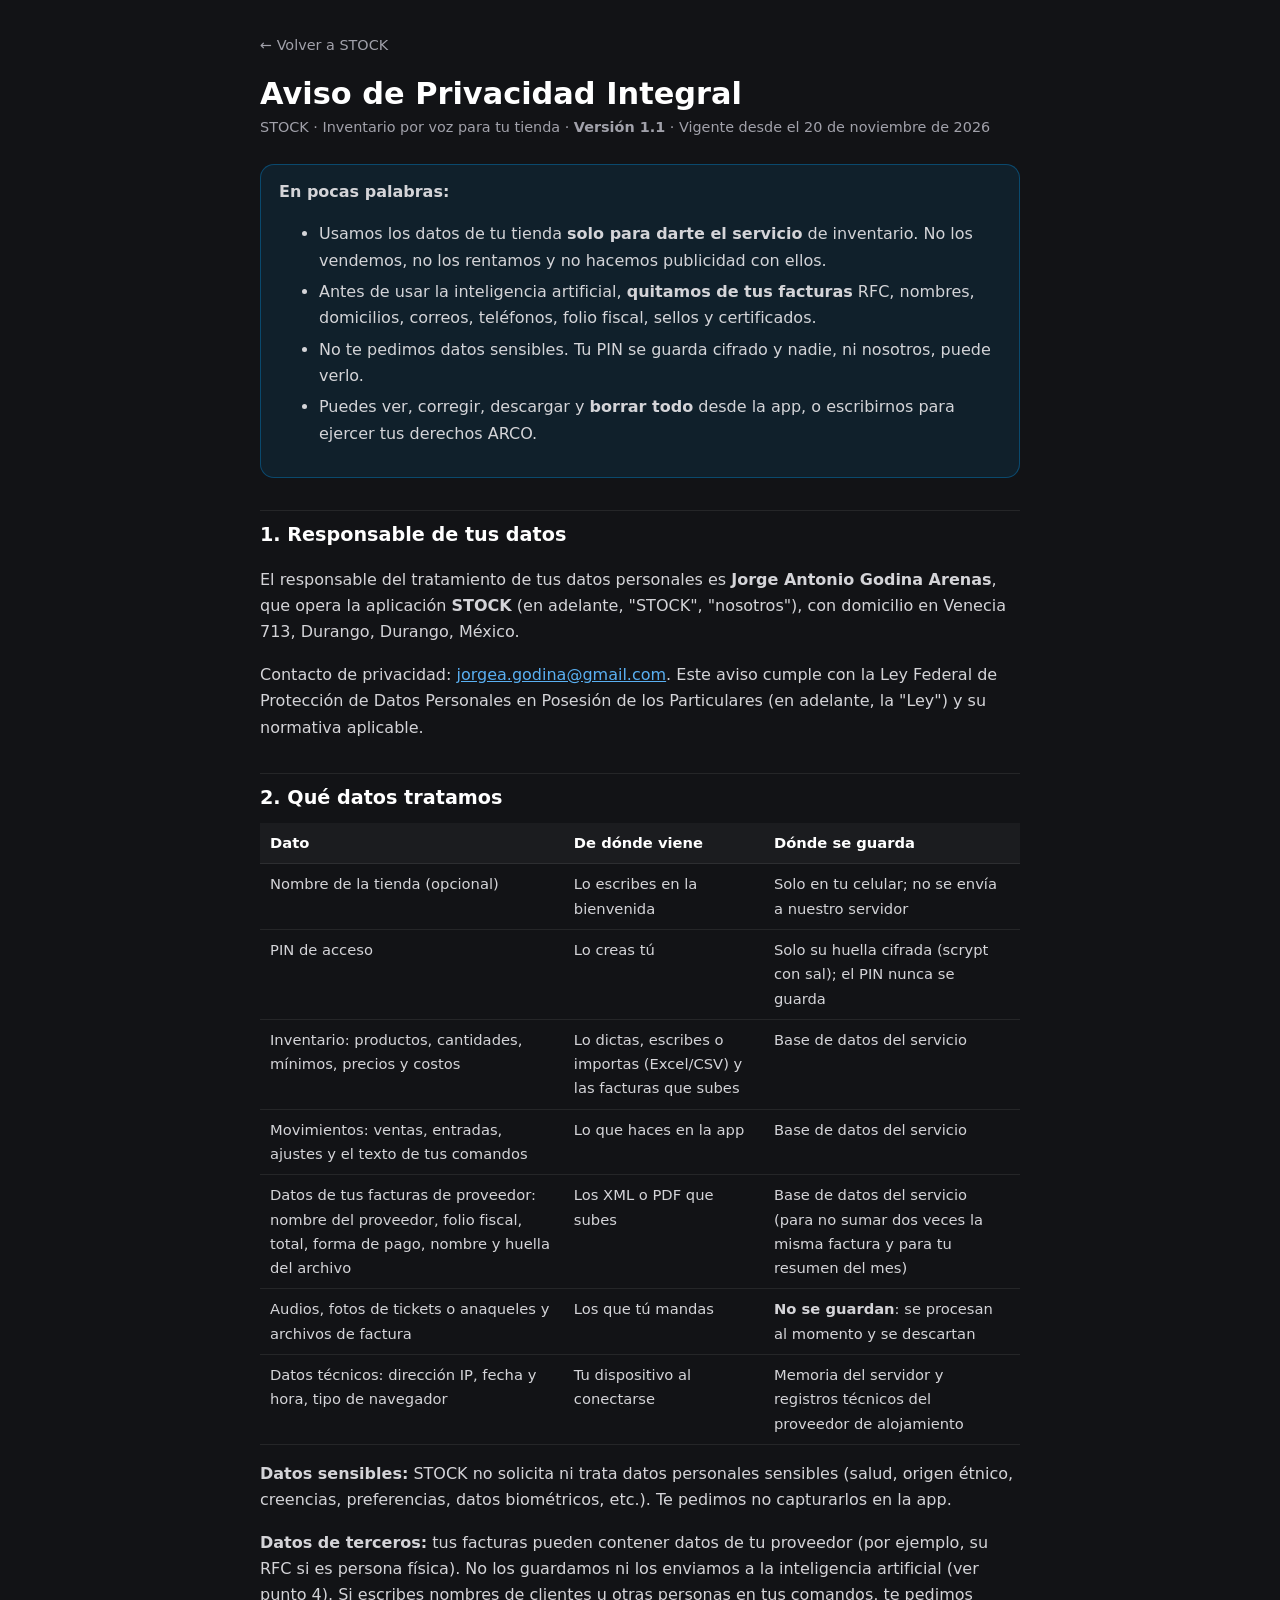
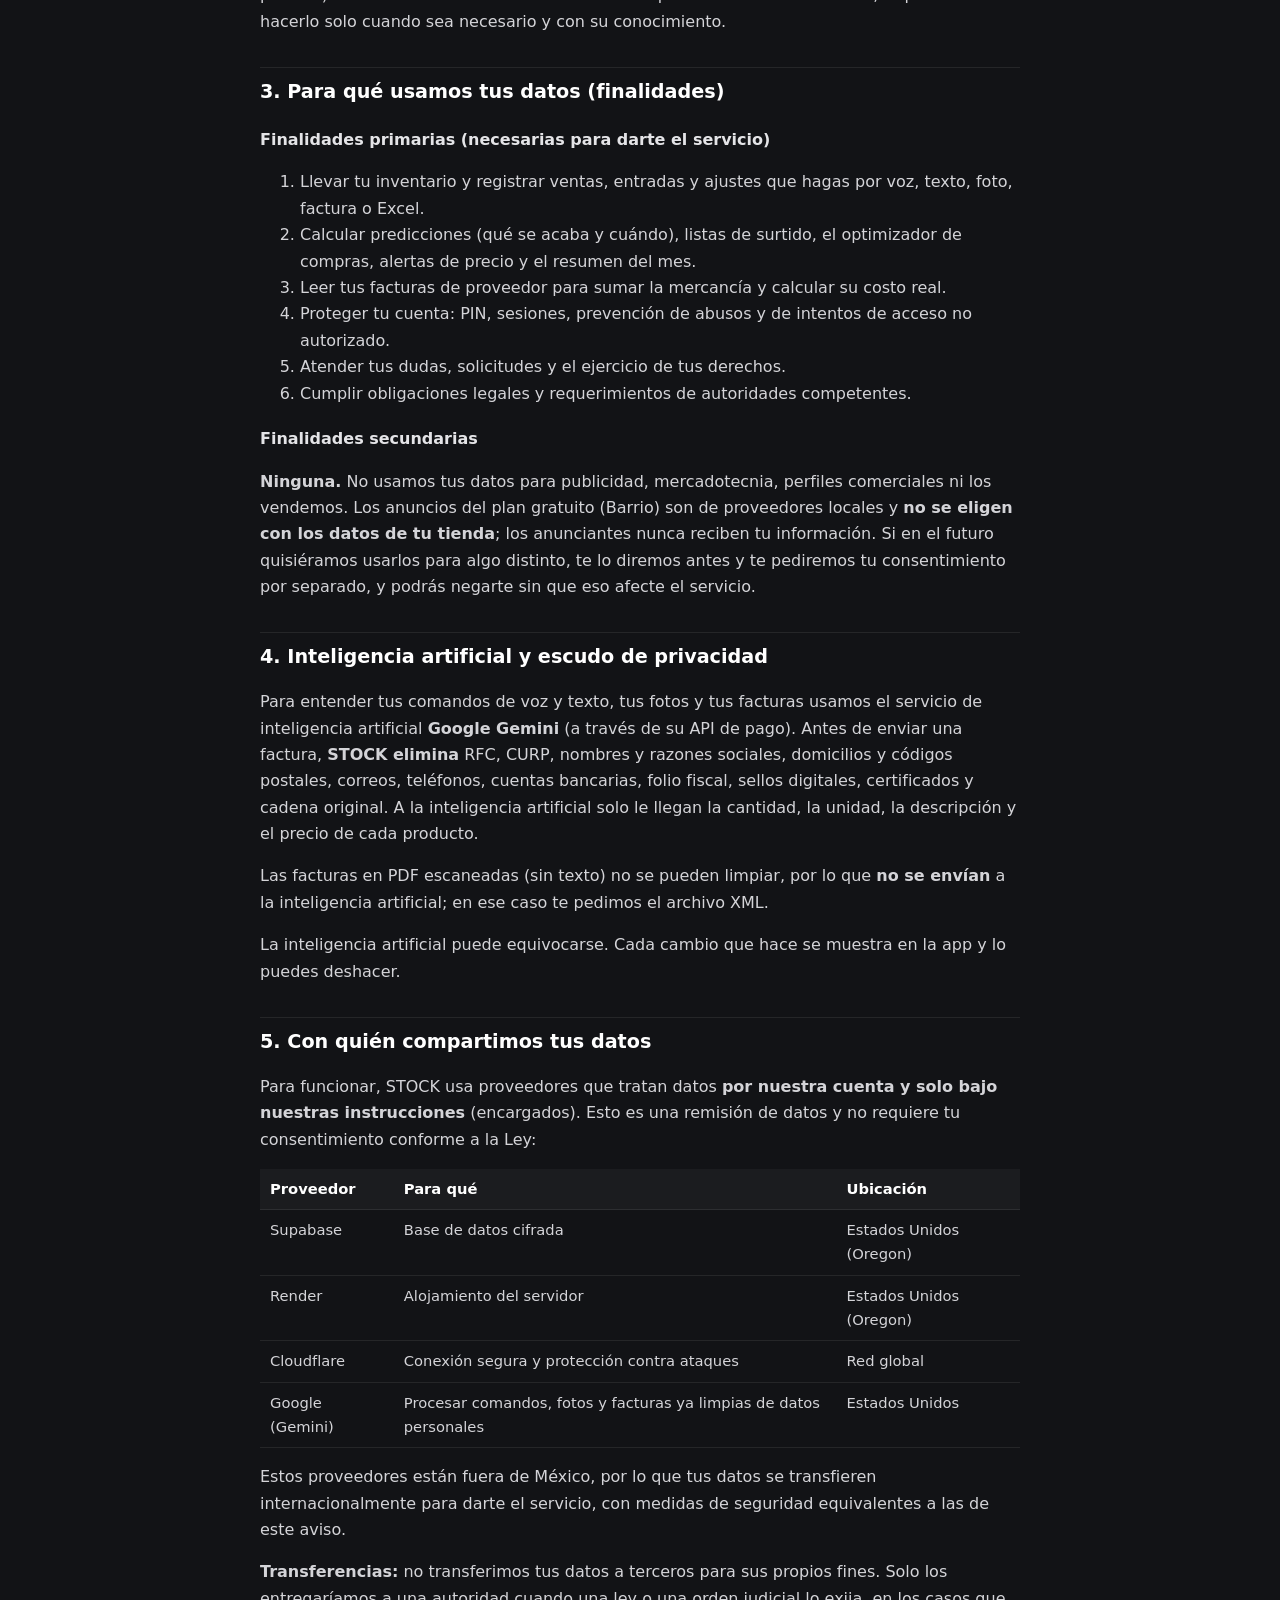
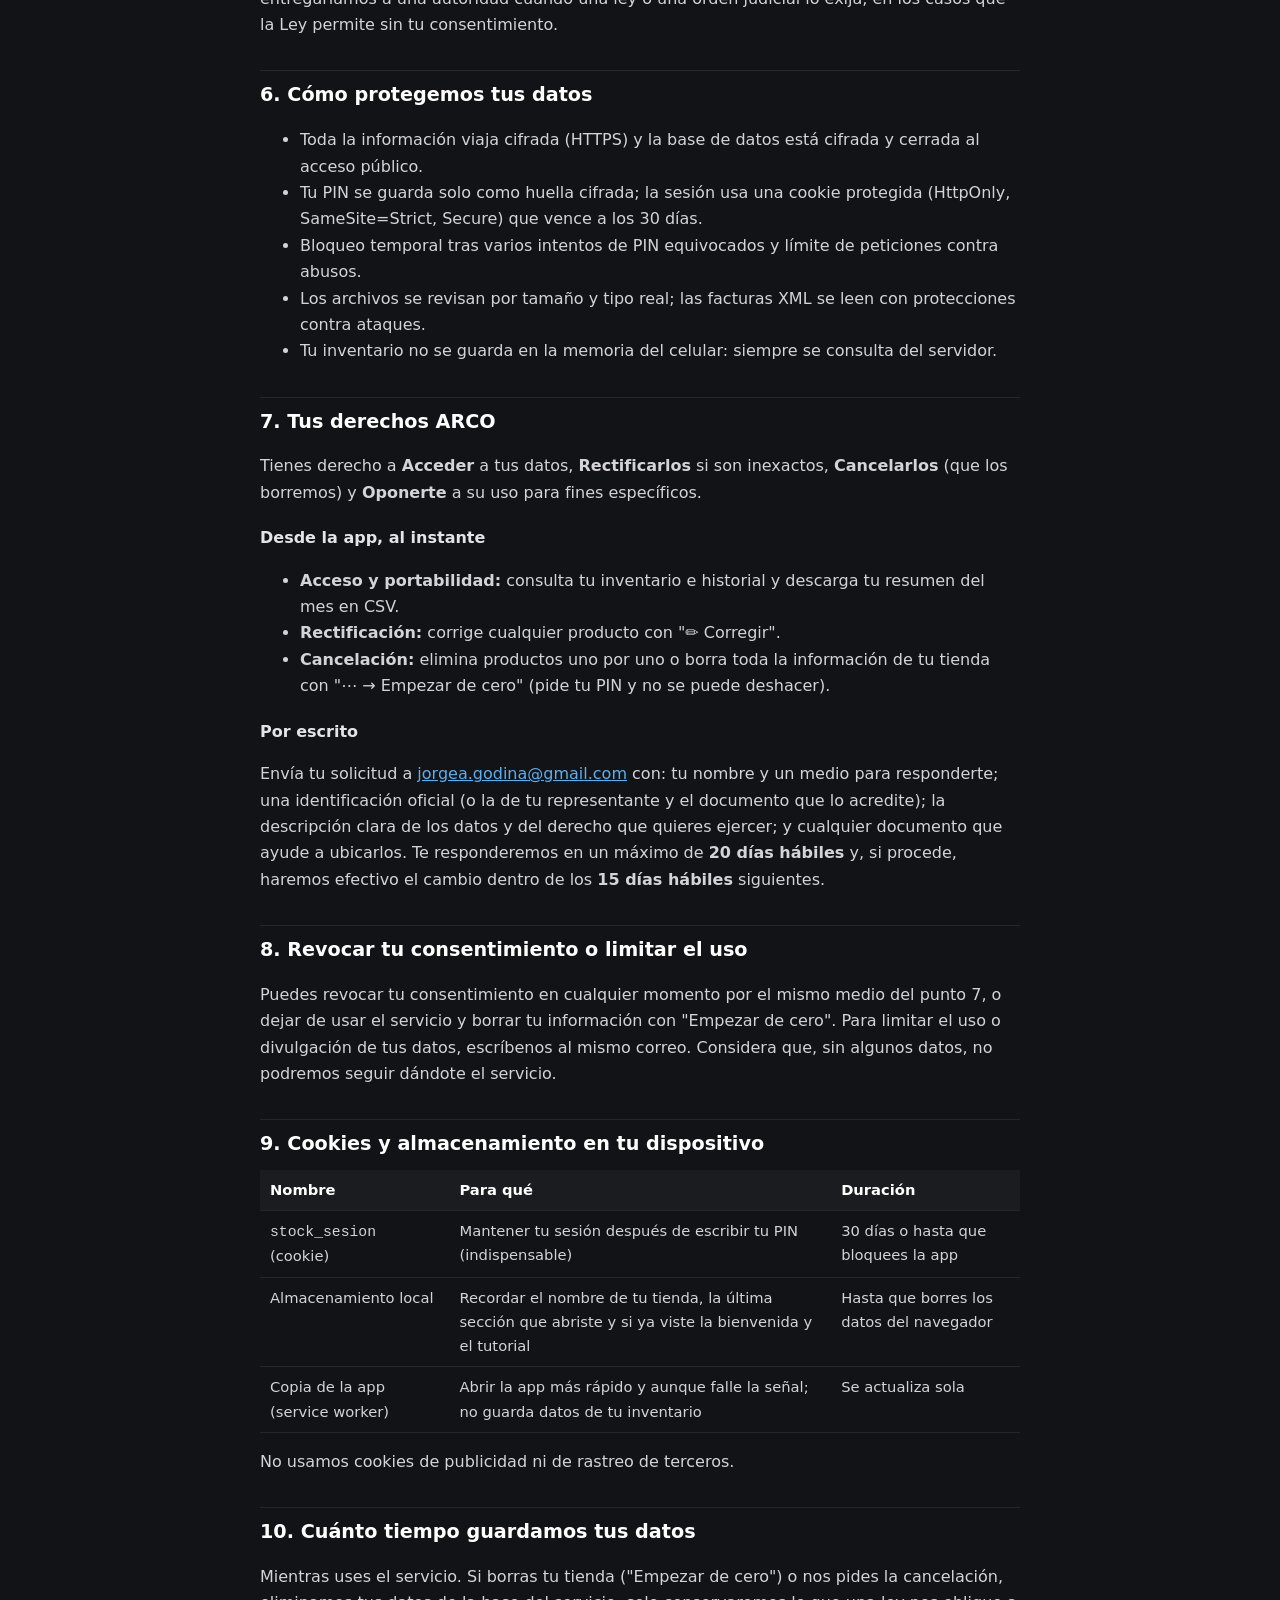
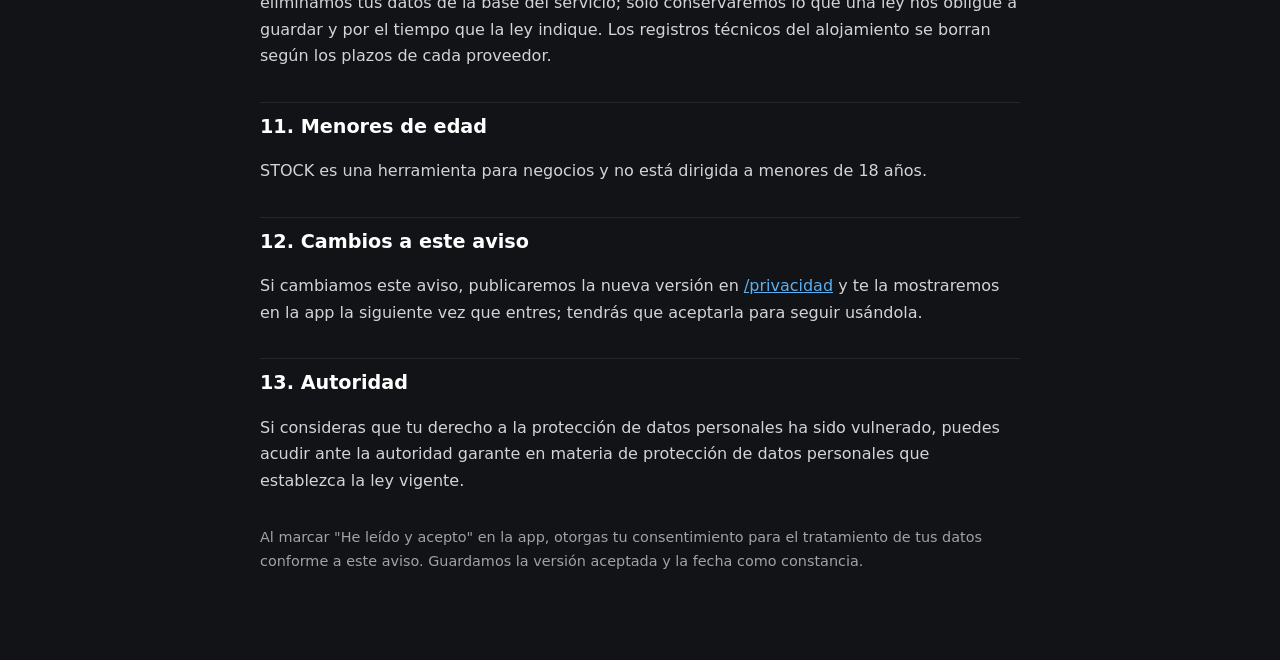
<file: app/privacidad.html>
<!doctype html>
<html lang="es-MX">
<head>
  <meta charset="utf-8">
  <meta name="viewport" content="width=device-width, initial-scale=1.0, viewport-fit=cover">
  <title>Aviso de Privacidad · STOCK</title>
  <meta name="theme-color" content="#121316">
  <style>
    :root { color-scheme: dark; }
    body { margin: 0; background: #121316; color: #d4d4d8; font: 16px/1.65 system-ui, -apple-system, "Segoe UI", Roboto, sans-serif; }
    main { max-width: 760px; margin: 0 auto; padding: 32px 20px 64px; }
    h1 { color: #fff; font-size: 1.9rem; line-height: 1.2; margin: 0 0 4px; }
    h2 { color: #fff; font-size: 1.2rem; margin: 2rem 0 .5rem; padding-top: .5rem; border-top: 1px solid rgba(255,255,255,.08); }
    h3 { color: #e4e4e7; font-size: 1rem; margin: 1.2rem 0 .3rem; }
    a { color: #5ab0f2; }
    .meta { color: #a1a1aa; font-size: .9rem; margin: 0 0 1.5rem; }
    .resumen { background: rgba(0,149,232,.10); border: 1px solid rgba(0,149,232,.35); border-radius: 14px; padding: 14px 18px; }
    .resumen li { margin: .3rem 0; }
    table { width: 100%; border-collapse: collapse; font-size: .92rem; margin: .6rem 0; }
    th, td { text-align: left; vertical-align: top; padding: 8px 10px; border-bottom: 1px solid rgba(255,255,255,.08); }
    th { color: #fff; background: rgba(255,255,255,.04); }
    .pendiente { background: #fde68a; color: #1c1917; padding: 0 4px; border-radius: 4px; font-weight: 600; }
    .volver { display: inline-block; margin-bottom: 18px; color: #a1a1aa; text-decoration: none; font-size: .9rem; }
    @media print { body { background: #fff; color: #111; } h1, h2, h3, th { color: #111; } .volver { display: none; } }
  </style>
</head>
<body>
<main id="documento">
  <a class="volver" href="/app">← Volver a STOCK</a>
  <h1>Aviso de Privacidad Integral</h1>
  <p class="meta">STOCK · Inventario por voz para tu tienda · <strong>Versión 1.1</strong> · Vigente desde el 20 de noviembre de 2026</p>

  <div class="resumen">
    <strong>En pocas palabras:</strong>
    <ul>
      <li>Usamos los datos de tu tienda <strong>solo para darte el servicio</strong> de inventario. No los vendemos, no los rentamos y no hacemos publicidad con ellos.</li>
      <li>Antes de usar la inteligencia artificial, <strong>quitamos de tus facturas</strong> RFC, nombres, domicilios, correos, teléfonos, folio fiscal, sellos y certificados.</li>
      <li>No te pedimos datos sensibles. Tu PIN se guarda cifrado y nadie, ni nosotros, puede verlo.</li>
      <li>Puedes ver, corregir, descargar y <strong>borrar todo</strong> desde la app, o escribirnos para ejercer tus derechos ARCO.</li>
    </ul>
  </div>

  <h2>1. Responsable de tus datos</h2>
  <p>El responsable del tratamiento de tus datos personales es <strong>Jorge Antonio Godina Arenas</strong>,
  que opera la aplicación <strong>STOCK</strong> (en adelante, "STOCK", "nosotros"), con domicilio en
  Venecia 713, Durango, Durango, México.</p>
  <p>Contacto de privacidad: <a href="mailto:jorgea.godina@gmail.com">jorgea.godina@gmail.com</a>. Este aviso cumple con la Ley Federal de
  Protección de Datos Personales en Posesión de los Particulares (en adelante, la "Ley") y su normativa aplicable.</p>

  <h2>2. Qué datos tratamos</h2>
  <table>
    <tr><th>Dato</th><th>De dónde viene</th><th>Dónde se guarda</th></tr>
    <tr><td>Nombre de la tienda (opcional)</td><td>Lo escribes en la bienvenida</td><td>Solo en tu celular; no se envía a nuestro servidor</td></tr>
    <tr><td>PIN de acceso</td><td>Lo creas tú</td><td>Solo su huella cifrada (scrypt con sal); el PIN nunca se guarda</td></tr>
    <tr><td>Inventario: productos, cantidades, mínimos, precios y costos</td><td>Lo dictas, escribes o importas (Excel/CSV) y las facturas que subes</td><td>Base de datos del servicio</td></tr>
    <tr><td>Movimientos: ventas, entradas, ajustes y el texto de tus comandos</td><td>Lo que haces en la app</td><td>Base de datos del servicio</td></tr>
    <tr><td>Datos de tus facturas de proveedor: nombre del proveedor, folio fiscal, total, forma de pago, nombre y huella del archivo</td><td>Los XML o PDF que subes</td><td>Base de datos del servicio (para no sumar dos veces la misma factura y para tu resumen del mes)</td></tr>
    <tr><td>Audios, fotos de tickets o anaqueles y archivos de factura</td><td>Los que tú mandas</td><td><strong>No se guardan</strong>: se procesan al momento y se descartan</td></tr>
    <tr><td>Datos técnicos: dirección IP, fecha y hora, tipo de navegador</td><td>Tu dispositivo al conectarse</td><td>Memoria del servidor y registros técnicos del proveedor de alojamiento</td></tr>
  </table>
  <p><strong>Datos sensibles:</strong> STOCK no solicita ni trata datos personales sensibles (salud, origen étnico,
  creencias, preferencias, datos biométricos, etc.). Te pedimos no capturarlos en la app.</p>
  <p><strong>Datos de terceros:</strong> tus facturas pueden contener datos de tu proveedor (por ejemplo, su RFC si es
  persona física). No los guardamos ni los enviamos a la inteligencia artificial (ver punto 4). Si escribes nombres de
  clientes u otras personas en tus comandos, te pedimos hacerlo solo cuando sea necesario y con su conocimiento.</p>

  <h2>3. Para qué usamos tus datos (finalidades)</h2>
  <h3>Finalidades primarias (necesarias para darte el servicio)</h3>
  <ol>
    <li>Llevar tu inventario y registrar ventas, entradas y ajustes que hagas por voz, texto, foto, factura o Excel.</li>
    <li>Calcular predicciones (qué se acaba y cuándo), listas de surtido, el optimizador de compras, alertas de precio y el resumen del mes.</li>
    <li>Leer tus facturas de proveedor para sumar la mercancía y calcular su costo real.</li>
    <li>Proteger tu cuenta: PIN, sesiones, prevención de abusos y de intentos de acceso no autorizado.</li>
    <li>Atender tus dudas, solicitudes y el ejercicio de tus derechos.</li>
    <li>Cumplir obligaciones legales y requerimientos de autoridades competentes.</li>
  </ol>
  <h3>Finalidades secundarias</h3>
  <p><strong>Ninguna.</strong> No usamos tus datos para publicidad, mercadotecnia, perfiles comerciales ni los vendemos.
  Los anuncios del plan gratuito (Barrio) son de proveedores locales y <strong>no se eligen con los datos de tu
  tienda</strong>; los anunciantes nunca reciben tu información.
  Si en el futuro quisiéramos usarlos para algo distinto, te lo diremos antes y te pediremos tu consentimiento por
  separado, y podrás negarte sin que eso afecte el servicio.</p>

  <h2>4. Inteligencia artificial y escudo de privacidad</h2>
  <p>Para entender tus comandos de voz y texto, tus fotos y tus facturas usamos el servicio de inteligencia artificial
  <strong>Google Gemini</strong> (a través de su API de pago). Antes de enviar una factura, <strong>STOCK elimina</strong>
  RFC, CURP, nombres y razones sociales, domicilios y códigos postales, correos, teléfonos, cuentas bancarias, folio
  fiscal, sellos digitales, certificados y cadena original. A la inteligencia artificial solo le llegan la cantidad,
  la unidad, la descripción y el precio de cada producto.</p>
  <p>Las facturas en PDF escaneadas (sin texto) no se pueden limpiar, por lo que <strong>no se envían</strong> a la
  inteligencia artificial; en ese caso te pedimos el archivo XML.</p>
  <p>La inteligencia artificial puede equivocarse. Cada cambio que hace se muestra en la app y lo puedes deshacer.</p>

  <h2>5. Con quién compartimos tus datos</h2>
  <p>Para funcionar, STOCK usa proveedores que tratan datos <strong>por nuestra cuenta y solo bajo nuestras
  instrucciones</strong> (encargados). Esto es una remisión de datos y no requiere tu consentimiento conforme a la Ley:</p>
  <table>
    <tr><th>Proveedor</th><th>Para qué</th><th>Ubicación</th></tr>
    <tr><td>Supabase</td><td>Base de datos cifrada</td><td>Estados Unidos (Oregon)</td></tr>
    <tr><td>Render</td><td>Alojamiento del servidor</td><td>Estados Unidos (Oregon)</td></tr>
    <tr><td>Cloudflare</td><td>Conexión segura y protección contra ataques</td><td>Red global</td></tr>
    <tr><td>Google (Gemini)</td><td>Procesar comandos, fotos y facturas ya limpias de datos personales</td><td>Estados Unidos</td></tr>
  </table>
  <p>Estos proveedores están fuera de México, por lo que tus datos se transfieren internacionalmente para darte el
  servicio, con medidas de seguridad equivalentes a las de este aviso.</p>
  <p><strong>Transferencias:</strong> no transferimos tus datos a terceros para sus propios fines. Solo los
  entregaríamos a una autoridad cuando una ley o una orden judicial lo exija, en los casos que la Ley permite sin tu
  consentimiento.</p>

  <h2>6. Cómo protegemos tus datos</h2>
  <ul>
    <li>Toda la información viaja cifrada (HTTPS) y la base de datos está cifrada y cerrada al acceso público.</li>
    <li>Tu PIN se guarda solo como huella cifrada; la sesión usa una cookie protegida (HttpOnly, SameSite=Strict, Secure) que vence a los 30 días.</li>
    <li>Bloqueo temporal tras varios intentos de PIN equivocados y límite de peticiones contra abusos.</li>
    <li>Los archivos se revisan por tamaño y tipo real; las facturas XML se leen con protecciones contra ataques.</li>
    <li>Tu inventario no se guarda en la memoria del celular: siempre se consulta del servidor.</li>
  </ul>

  <h2>7. Tus derechos ARCO</h2>
  <p>Tienes derecho a <strong>Acceder</strong> a tus datos, <strong>Rectificarlos</strong> si son inexactos,
  <strong>Cancelarlos</strong> (que los borremos) y <strong>Oponerte</strong> a su uso para fines específicos.</p>
  <h3>Desde la app, al instante</h3>
  <ul>
    <li><strong>Acceso y portabilidad:</strong> consulta tu inventario e historial y descarga tu resumen del mes en CSV.</li>
    <li><strong>Rectificación:</strong> corrige cualquier producto con "✏️ Corregir".</li>
    <li><strong>Cancelación:</strong> elimina productos uno por uno o borra toda la información de tu tienda con "⋯ → Empezar de cero" (pide tu PIN y no se puede deshacer).</li>
  </ul>
  <h3>Por escrito</h3>
  <p>Envía tu solicitud a <a href="mailto:jorgea.godina@gmail.com">jorgea.godina@gmail.com</a> con: tu nombre y un medio para
  responderte; una identificación oficial (o la de tu representante y el documento que lo acredite); la descripción
  clara de los datos y del derecho que quieres ejercer; y cualquier documento que ayude a ubicarlos. Te responderemos en
  un máximo de <strong>20 días hábiles</strong> y, si procede, haremos efectivo el cambio dentro de los
  <strong>15 días hábiles</strong> siguientes.</p>

  <h2>8. Revocar tu consentimiento o limitar el uso</h2>
  <p>Puedes revocar tu consentimiento en cualquier momento por el mismo medio del punto 7, o dejar de usar el servicio
  y borrar tu información con "Empezar de cero". Para limitar el uso o divulgación de tus datos, escríbenos al mismo
  correo. Considera que, sin algunos datos, no podremos seguir dándote el servicio.</p>

  <h2>9. Cookies y almacenamiento en tu dispositivo</h2>
  <table>
    <tr><th>Nombre</th><th>Para qué</th><th>Duración</th></tr>
    <tr><td><code>stock_sesion</code> (cookie)</td><td>Mantener tu sesión después de escribir tu PIN (indispensable)</td><td>30 días o hasta que bloquees la app</td></tr>
    <tr><td>Almacenamiento local</td><td>Recordar el nombre de tu tienda, la última sección que abriste y si ya viste la bienvenida y el tutorial</td><td>Hasta que borres los datos del navegador</td></tr>
    <tr><td>Copia de la app (service worker)</td><td>Abrir la app más rápido y aunque falle la señal; no guarda datos de tu inventario</td><td>Se actualiza sola</td></tr>
  </table>
  <p>No usamos cookies de publicidad ni de rastreo de terceros.</p>

  <h2>10. Cuánto tiempo guardamos tus datos</h2>
  <p>Mientras uses el servicio. Si borras tu tienda ("Empezar de cero") o nos pides la cancelación, eliminamos tus datos
  de la base del servicio; solo conservaremos lo que una ley nos obligue a guardar y por el tiempo que la ley indique.
  Los registros técnicos del alojamiento se borran según los plazos de cada proveedor.</p>

  <h2>11. Menores de edad</h2>
  <p>STOCK es una herramienta para negocios y no está dirigida a menores de 18 años.</p>

  <h2>12. Cambios a este aviso</h2>
  <p>Si cambiamos este aviso, publicaremos la nueva versión en <a href="/privacidad">/privacidad</a> y te la mostraremos
  en la app la siguiente vez que entres; tendrás que aceptarla para seguir usándola.</p>

  <h2>13. Autoridad</h2>
  <p>Si consideras que tu derecho a la protección de datos personales ha sido vulnerado, puedes acudir ante la autoridad
  garante en materia de protección de datos personales que establezca la ley vigente.</p>

  <p class="meta" style="margin-top:2rem">Al marcar "He leído y acepto" en la app, otorgas tu consentimiento para el
  tratamiento de tus datos conforme a este aviso. Guardamos la versión aceptada y la fecha como constancia.</p>
</main>
</body>
</html>
</file>
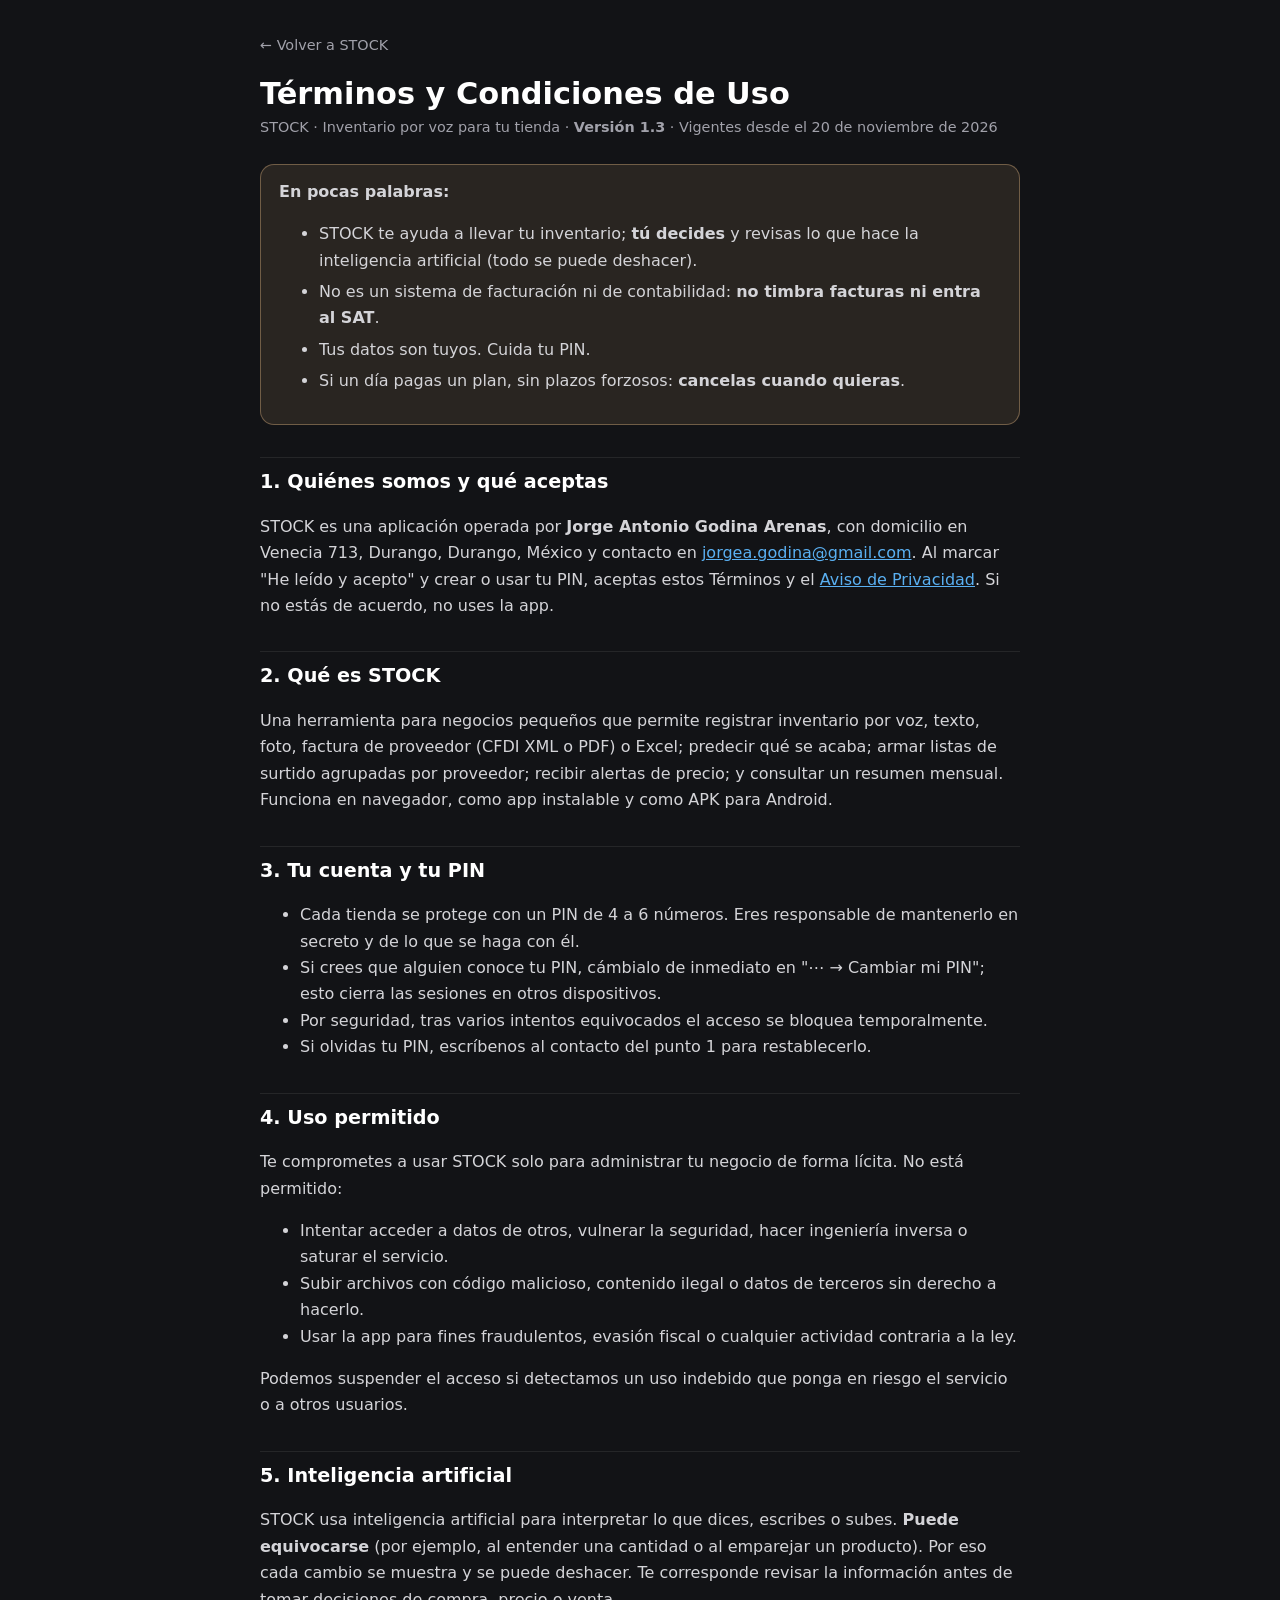
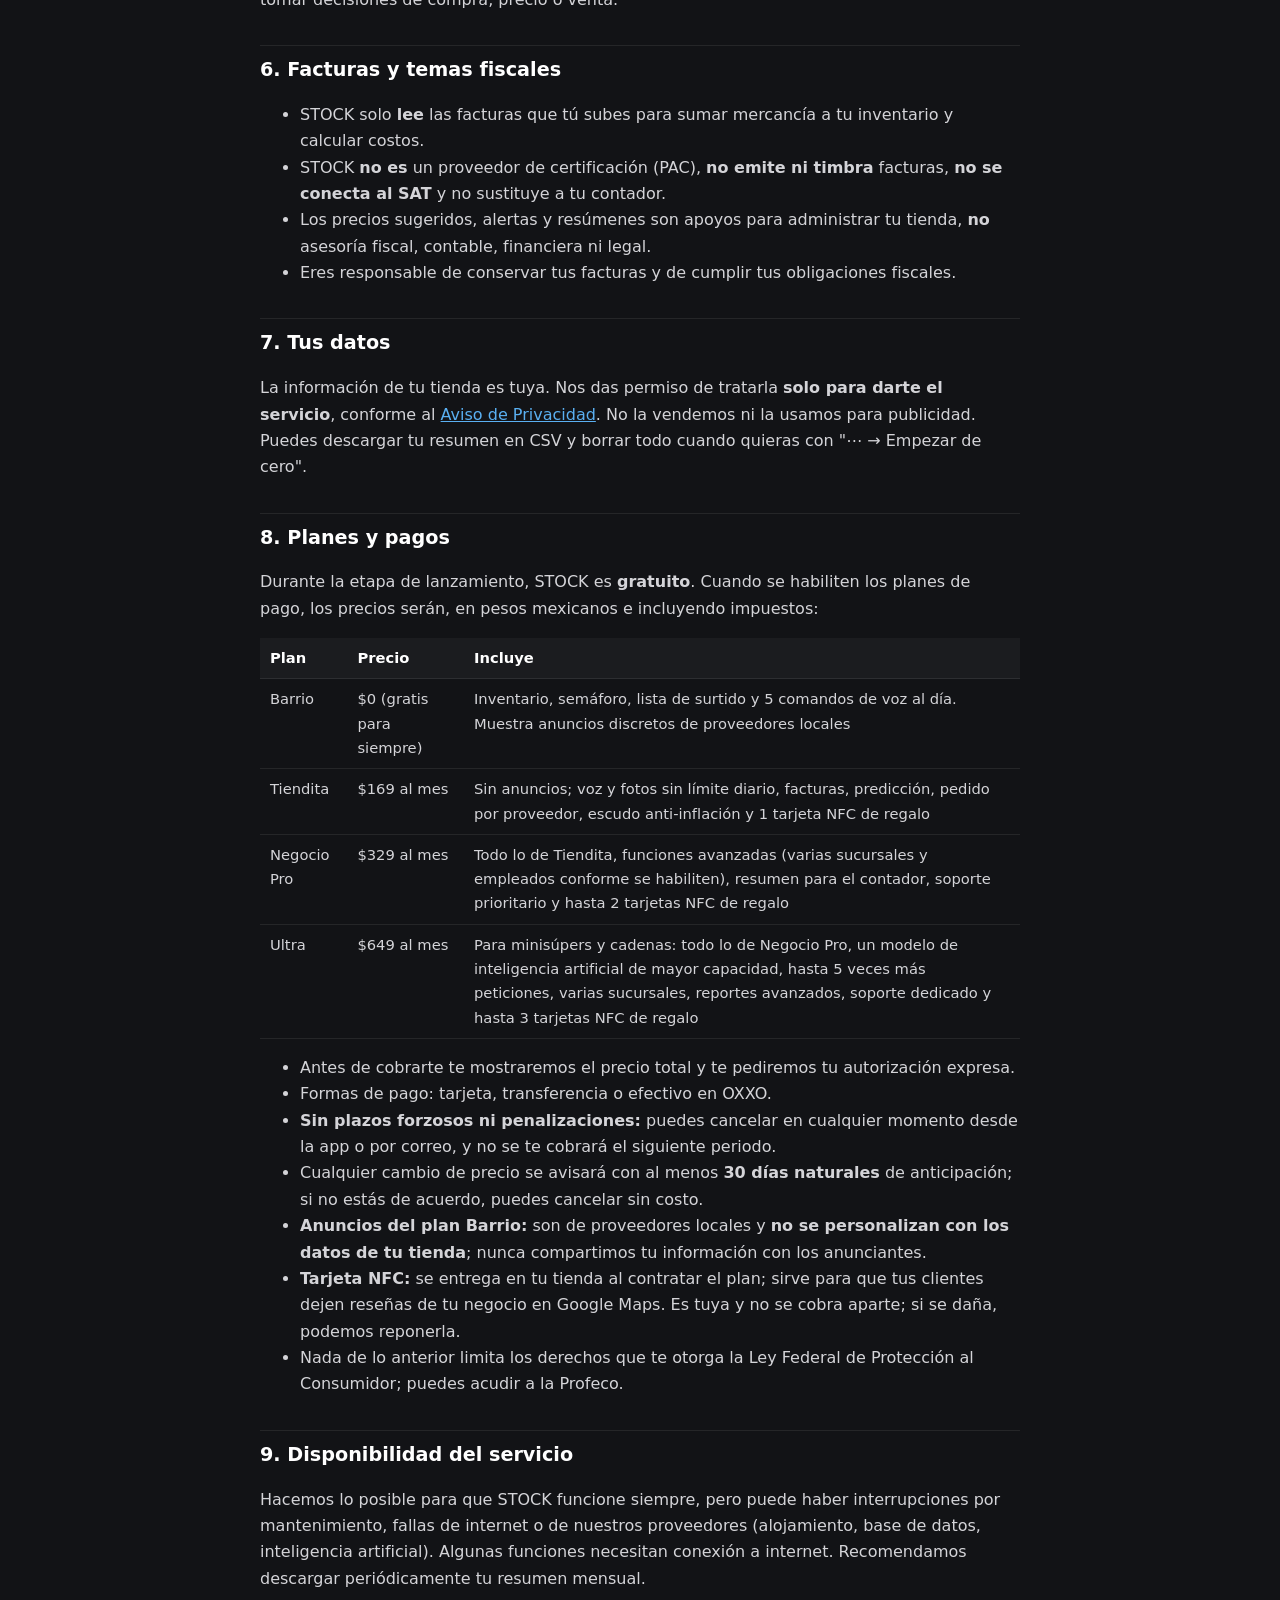
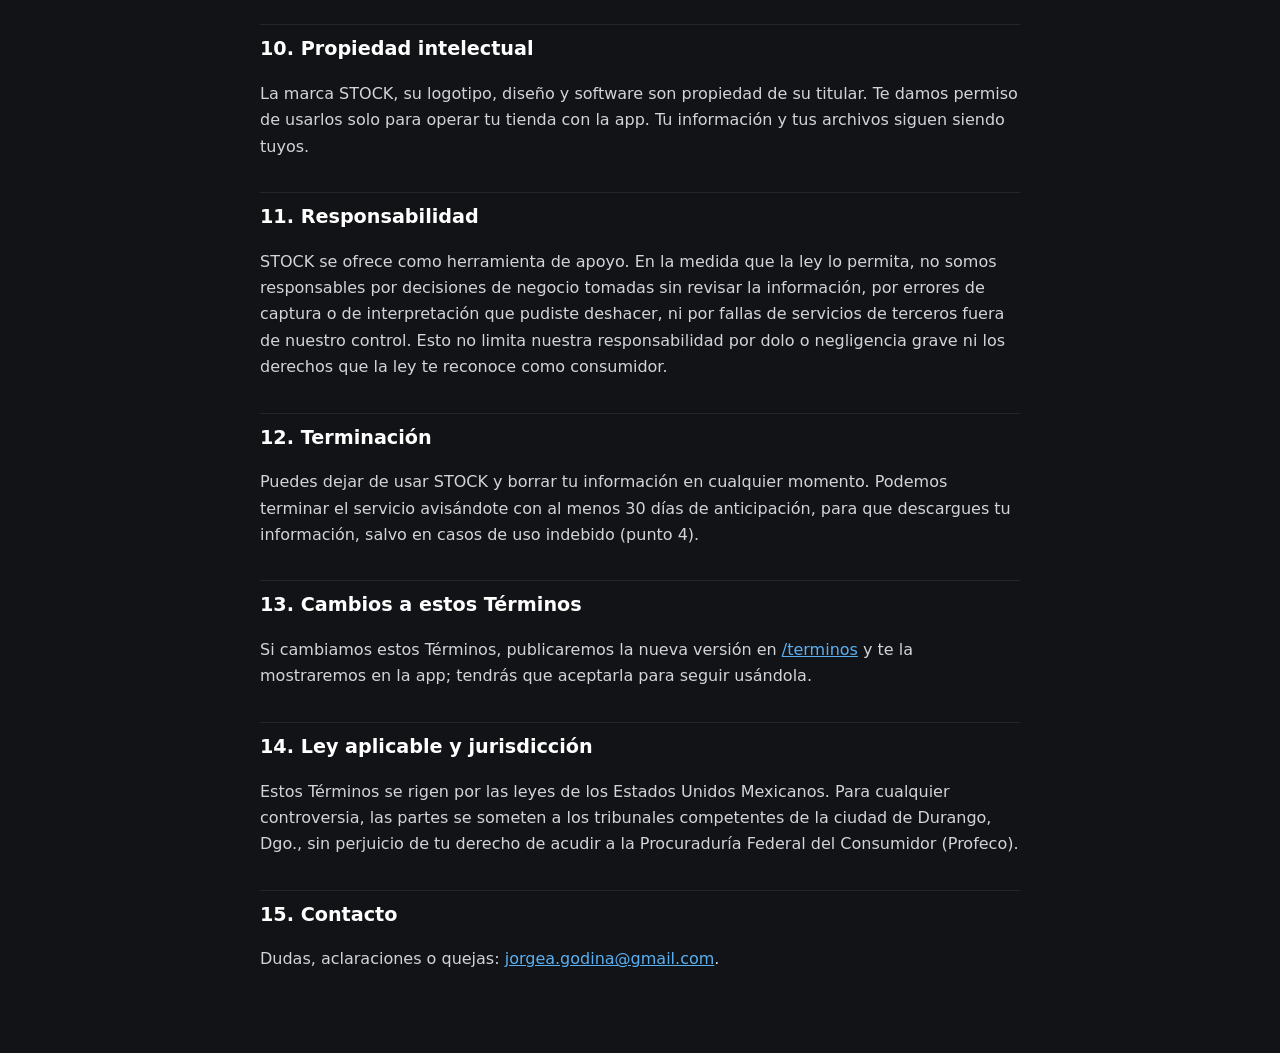
<file: app/terminos.html>
<!doctype html>
<html lang="es-MX">
<head>
  <meta charset="utf-8">
  <meta name="viewport" content="width=device-width, initial-scale=1.0, viewport-fit=cover">
  <title>Términos y Condiciones · STOCK</title>
  <meta name="theme-color" content="#121316">
  <style>
    :root { color-scheme: dark; }
    body { margin: 0; background: #121316; color: #d4d4d8; font: 16px/1.65 system-ui, -apple-system, "Segoe UI", Roboto, sans-serif; }
    main { max-width: 760px; margin: 0 auto; padding: 32px 20px 64px; }
    h1 { color: #fff; font-size: 1.9rem; line-height: 1.2; margin: 0 0 4px; }
    h2 { color: #fff; font-size: 1.2rem; margin: 2rem 0 .5rem; padding-top: .5rem; border-top: 1px solid rgba(255,255,255,.08); }
    a { color: #5ab0f2; }
    .meta { color: #a1a1aa; font-size: .9rem; margin: 0 0 1.5rem; }
    .resumen { background: rgba(246,197,142,.10); border: 1px solid rgba(246,197,142,.35); border-radius: 14px; padding: 14px 18px; }
    .resumen li { margin: .3rem 0; }
    table { width: 100%; border-collapse: collapse; font-size: .92rem; margin: .6rem 0; }
    th, td { text-align: left; vertical-align: top; padding: 8px 10px; border-bottom: 1px solid rgba(255,255,255,.08); }
    th { color: #fff; background: rgba(255,255,255,.04); }
    .pendiente { background: #fde68a; color: #1c1917; padding: 0 4px; border-radius: 4px; font-weight: 600; }
    .volver { display: inline-block; margin-bottom: 18px; color: #a1a1aa; text-decoration: none; font-size: .9rem; }
    @media print { body { background: #fff; color: #111; } h1, h2, th { color: #111; } .volver { display: none; } }
  </style>
</head>
<body>
<main id="documento">
  <a class="volver" href="/app">← Volver a STOCK</a>
  <h1>Términos y Condiciones de Uso</h1>
  <p class="meta">STOCK · Inventario por voz para tu tienda · <strong>Versión 1.3</strong> · Vigentes desde el 20 de noviembre de 2026</p>

  <div class="resumen">
    <strong>En pocas palabras:</strong>
    <ul>
      <li>STOCK te ayuda a llevar tu inventario; <strong>tú decides</strong> y revisas lo que hace la inteligencia artificial (todo se puede deshacer).</li>
      <li>No es un sistema de facturación ni de contabilidad: <strong>no timbra facturas ni entra al SAT</strong>.</li>
      <li>Tus datos son tuyos. Cuida tu PIN.</li>
      <li>Si un día pagas un plan, sin plazos forzosos: <strong>cancelas cuando quieras</strong>.</li>
    </ul>
  </div>

  <h2>1. Quiénes somos y qué aceptas</h2>
  <p>STOCK es una aplicación operada por <strong>Jorge Antonio Godina Arenas</strong>,
  con domicilio en Venecia 713, Durango, Durango, México y contacto en
  <a href="mailto:jorgea.godina@gmail.com">jorgea.godina@gmail.com</a>. Al marcar "He leído y acepto" y crear o usar tu PIN, aceptas estos
  Términos y el <a href="/privacidad">Aviso de Privacidad</a>. Si no estás de acuerdo, no uses la app.</p>

  <h2>2. Qué es STOCK</h2>
  <p>Una herramienta para negocios pequeños que permite registrar inventario por voz, texto, foto, factura de proveedor
  (CFDI XML o PDF) o Excel; predecir qué se acaba; armar listas de surtido agrupadas por proveedor; recibir alertas de
  precio; y consultar un resumen mensual. Funciona en navegador, como app instalable y como APK para Android.</p>

  <h2>3. Tu cuenta y tu PIN</h2>
  <ul>
    <li>Cada tienda se protege con un PIN de 4 a 6 números. Eres responsable de mantenerlo en secreto y de lo que se haga con él.</li>
    <li>Si crees que alguien conoce tu PIN, cámbialo de inmediato en "⋯ → Cambiar mi PIN"; esto cierra las sesiones en otros dispositivos.</li>
    <li>Por seguridad, tras varios intentos equivocados el acceso se bloquea temporalmente.</li>
    <li>Si olvidas tu PIN, escríbenos al contacto del punto 1 para restablecerlo.</li>
  </ul>

  <h2>4. Uso permitido</h2>
  <p>Te comprometes a usar STOCK solo para administrar tu negocio de forma lícita. No está permitido:</p>
  <ul>
    <li>Intentar acceder a datos de otros, vulnerar la seguridad, hacer ingeniería inversa o saturar el servicio.</li>
    <li>Subir archivos con código malicioso, contenido ilegal o datos de terceros sin derecho a hacerlo.</li>
    <li>Usar la app para fines fraudulentos, evasión fiscal o cualquier actividad contraria a la ley.</li>
  </ul>
  <p>Podemos suspender el acceso si detectamos un uso indebido que ponga en riesgo el servicio o a otros usuarios.</p>

  <h2>5. Inteligencia artificial</h2>
  <p>STOCK usa inteligencia artificial para interpretar lo que dices, escribes o subes. <strong>Puede equivocarse</strong>
  (por ejemplo, al entender una cantidad o al emparejar un producto). Por eso cada cambio se muestra y se puede deshacer.
  Te corresponde revisar la información antes de tomar decisiones de compra, precio o venta.</p>

  <h2>6. Facturas y temas fiscales</h2>
  <ul>
    <li>STOCK solo <strong>lee</strong> las facturas que tú subes para sumar mercancía a tu inventario y calcular costos.</li>
    <li>STOCK <strong>no es</strong> un proveedor de certificación (PAC), <strong>no emite ni timbra</strong> facturas, <strong>no se conecta al SAT</strong> y no sustituye a tu contador.</li>
    <li>Los precios sugeridos, alertas y resúmenes son apoyos para administrar tu tienda, <strong>no</strong> asesoría fiscal, contable, financiera ni legal.</li>
    <li>Eres responsable de conservar tus facturas y de cumplir tus obligaciones fiscales.</li>
  </ul>

  <h2>7. Tus datos</h2>
  <p>La información de tu tienda es tuya. Nos das permiso de tratarla <strong>solo para darte el servicio</strong>, conforme
  al <a href="/privacidad">Aviso de Privacidad</a>. No la vendemos ni la usamos para publicidad. Puedes descargar tu
  resumen en CSV y borrar todo cuando quieras con "⋯ → Empezar de cero".</p>

  <h2>8. Planes y pagos</h2>
  <p>Durante la etapa de lanzamiento, STOCK es <strong>gratuito</strong>. Cuando se habiliten los planes de pago, los
  precios serán, en pesos mexicanos e incluyendo impuestos:</p>
  <table>
    <tr><th>Plan</th><th>Precio</th><th>Incluye</th></tr>
    <tr><td>Barrio</td><td>$0 (gratis para siempre)</td><td>Inventario, semáforo, lista de surtido y 5 comandos de voz al día. Muestra anuncios discretos de proveedores locales</td></tr>
    <tr><td>Tiendita</td><td>$169 al mes</td><td>Sin anuncios; voz y fotos sin límite diario, facturas, predicción, pedido por proveedor, escudo anti-inflación y 1 tarjeta NFC de regalo</td></tr>
    <tr><td>Negocio Pro</td><td>$329 al mes</td><td>Todo lo de Tiendita, funciones avanzadas (varias sucursales y empleados conforme se habiliten), resumen para el contador, soporte prioritario y hasta 2 tarjetas NFC de regalo</td></tr>
    <tr><td>Ultra</td><td>$649 al mes</td><td>Para minisúpers y cadenas: todo lo de Negocio Pro, un modelo de inteligencia artificial de mayor capacidad, hasta 5 veces más peticiones, varias sucursales, reportes avanzados, soporte dedicado y hasta 3 tarjetas NFC de regalo</td></tr>
  </table>
  <ul>
    <li>Antes de cobrarte te mostraremos el precio total y te pediremos tu autorización expresa.</li>
    <li>Formas de pago: tarjeta, transferencia o efectivo en OXXO.</li>
    <li><strong>Sin plazos forzosos ni penalizaciones:</strong> puedes cancelar en cualquier momento desde la app o por correo, y no se te cobrará el siguiente periodo.</li>
    <li>Cualquier cambio de precio se avisará con al menos <strong>30 días naturales</strong> de anticipación; si no estás de acuerdo, puedes cancelar sin costo.</li>
    <li><strong>Anuncios del plan Barrio:</strong> son de proveedores locales y <strong>no se personalizan con los datos de tu tienda</strong>; nunca compartimos tu información con los anunciantes.</li>
    <li><strong>Tarjeta NFC:</strong> se entrega en tu tienda al contratar el plan; sirve para que tus clientes dejen reseñas de tu negocio en Google Maps. Es tuya y no se cobra aparte; si se daña, podemos reponerla.</li>
    <li>Nada de lo anterior limita los derechos que te otorga la Ley Federal de Protección al Consumidor; puedes acudir a la Profeco.</li>
  </ul>

  <h2>9. Disponibilidad del servicio</h2>
  <p>Hacemos lo posible para que STOCK funcione siempre, pero puede haber interrupciones por mantenimiento, fallas de
  internet o de nuestros proveedores (alojamiento, base de datos, inteligencia artificial). Algunas funciones necesitan
  conexión a internet. Recomendamos descargar periódicamente tu resumen mensual.</p>

  <h2>10. Propiedad intelectual</h2>
  <p>La marca STOCK, su logotipo, diseño y software son propiedad de su titular. Te damos permiso de usarlos solo para
  operar tu tienda con la app. Tu información y tus archivos siguen siendo tuyos.</p>

  <h2>11. Responsabilidad</h2>
  <p>STOCK se ofrece como herramienta de apoyo. En la medida que la ley lo permita, no somos responsables por decisiones
  de negocio tomadas sin revisar la información, por errores de captura o de interpretación que pudiste deshacer, ni por
  fallas de servicios de terceros fuera de nuestro control. Esto no limita nuestra responsabilidad por dolo o negligencia
  grave ni los derechos que la ley te reconoce como consumidor.</p>

  <h2>12. Terminación</h2>
  <p>Puedes dejar de usar STOCK y borrar tu información en cualquier momento. Podemos terminar el servicio avisándote con
  al menos 30 días de anticipación, para que descargues tu información, salvo en casos de uso indebido (punto 4).</p>

  <h2>13. Cambios a estos Términos</h2>
  <p>Si cambiamos estos Términos, publicaremos la nueva versión en <a href="/terminos">/terminos</a> y te la mostraremos en
  la app; tendrás que aceptarla para seguir usándola.</p>

  <h2>14. Ley aplicable y jurisdicción</h2>
  <p>Estos Términos se rigen por las leyes de los Estados Unidos Mexicanos. Para cualquier controversia, las partes se
  someten a los tribunales competentes de la ciudad de Durango, Dgo., sin perjuicio de tu derecho de acudir a la Procuraduría
  Federal del Consumidor (Profeco).</p>

  <h2>15. Contacto</h2>
  <p>Dudas, aclaraciones o quejas: <a href="mailto:jorgea.godina@gmail.com">jorgea.godina@gmail.com</a>.</p>
</main>
</body>
</html>
</file>
